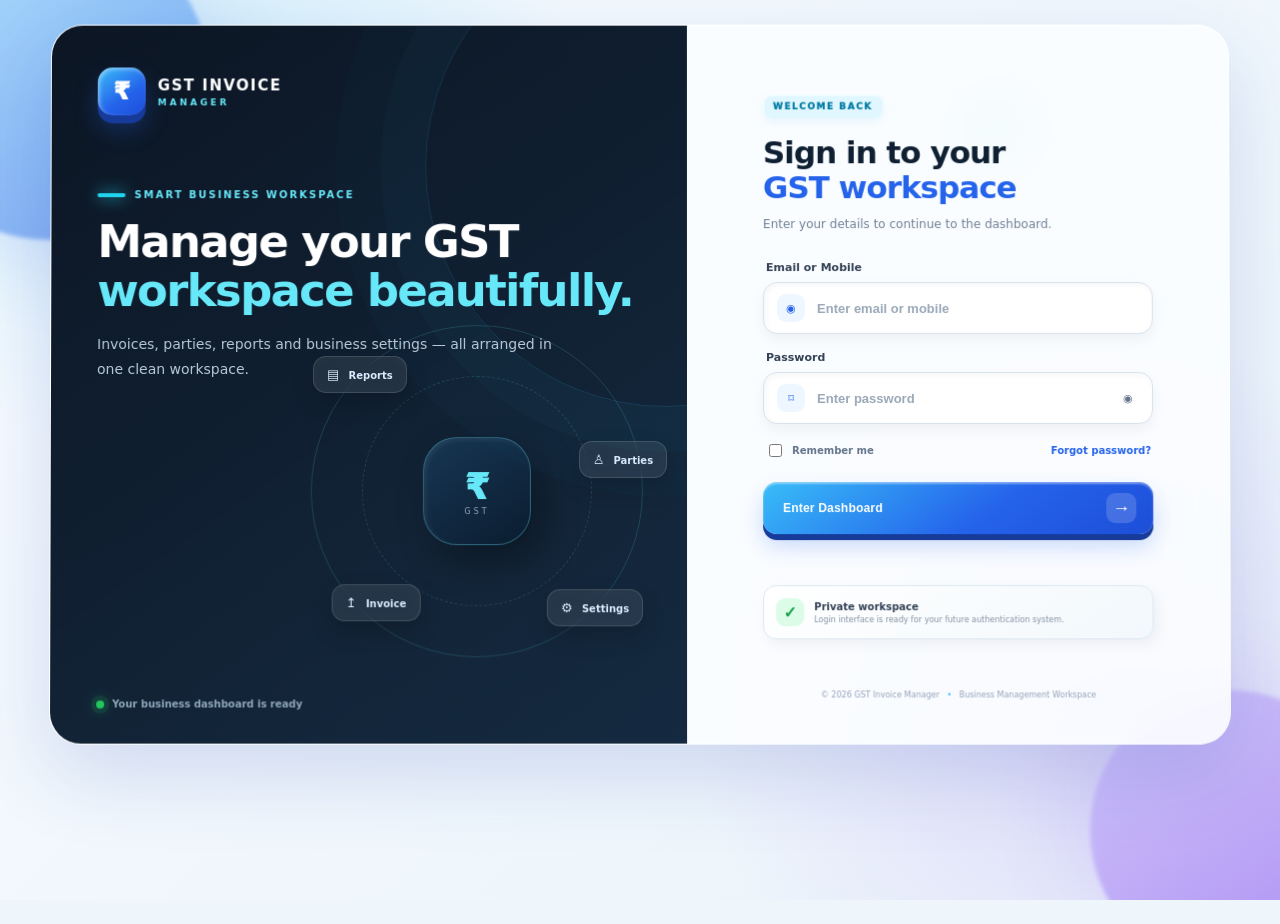
<file: index.html>
<!DOCTYPE html>
<html lang="en">
<head>
<meta charset="UTF-8">
<meta name="viewport" content="width=device-width, initial-scale=1.0">
<meta name="theme-color" content="#07111f">
<title>GST Invoice Manager — Login</title>
<link rel="stylesheet" href="login.css">
</head>
<body>
<div class="login-bg"><span class="orb orb-one"></span><span class="orb orb-two"></span><span class="orb orb-three"></span></div>
<main class="login-shell">
  <section class="login-showcase">
    <div class="showcase-top">
      <div class="brand-mark">₹</div>
      <div><strong>GST INVOICE</strong><small>MANAGER</small></div>
    </div>
    <div class="showcase-copy">
      <div class="eyebrow"><span></span> SMART BUSINESS WORKSPACE</div>
      <h1>Manage your GST<br><b>workspace beautifully.</b></h1>
      <p>Invoices, parties, reports and business settings — all arranged in one clean workspace.</p>
    </div>
    <div class="feature-orbit">
      <div class="orbit-ring ring-one"></div><div class="orbit-ring ring-two"></div>
      <div class="orbit-center"><span>₹</span><small>GST</small></div>
      <div class="orbit-chip chip-one">▤ <b>Reports</b></div>
      <div class="orbit-chip chip-two">♙ <b>Parties</b></div>
      <div class="orbit-chip chip-three">↥ <b>Invoice</b></div>
      <div class="orbit-chip chip-four">⚙ <b>Settings</b></div>
    </div>
    <div class="showcase-foot"><span class="pulse"></span> Your business dashboard is ready</div>
  </section>
  <section class="login-panel">
    <div class="login-card">
      <div class="mobile-brand"><div class="brand-mark">₹</div><div><strong>GST INVOICE</strong><small>MANAGER</small></div></div>
      <div class="login-heading">
        <span class="mini-badge">WELCOME BACK</span>
        <h2>Sign in to your<br><b>GST workspace</b></h2>
        <p>Enter your details to continue to the dashboard.</p>
      </div>
      <form id="loginForm" autocomplete="on">
        <label class="field-label">Email or Mobile</label>
        <div class="input-wrap"><span>◉</span><input id="loginUser" type="text" placeholder="Enter email or mobile" autocomplete="username"></div>
        <label class="field-label">Password</label>
        <div class="input-wrap"><span>⌑</span><input id="loginPassword" type="password" placeholder="Enter password" autocomplete="current-password"><button type="button" id="showPassword" aria-label="Show password">◉</button></div>
        <div class="login-options"><label><input id="rememberMe" type="checkbox"><span>Remember me</span></label><a href="#" id="forgotLink">Forgot password?</a></div>
        <button class="login-button" type="submit"><span>Enter Dashboard</span><b>→</b></button>
        <div id="loginMessage" class="login-message" aria-live="polite"></div>
      </form>
      <div class="secure-note"><span>✓</span><div><strong>Private workspace</strong><small>Login interface is ready for your future authentication system.</small></div></div>
    </div>
    <footer>© 2026 GST Invoice Manager <span>•</span> Business Management Workspace</footer>
  </section>
</main>
<script src="login.js"></script>
</body>
</html>
</file>
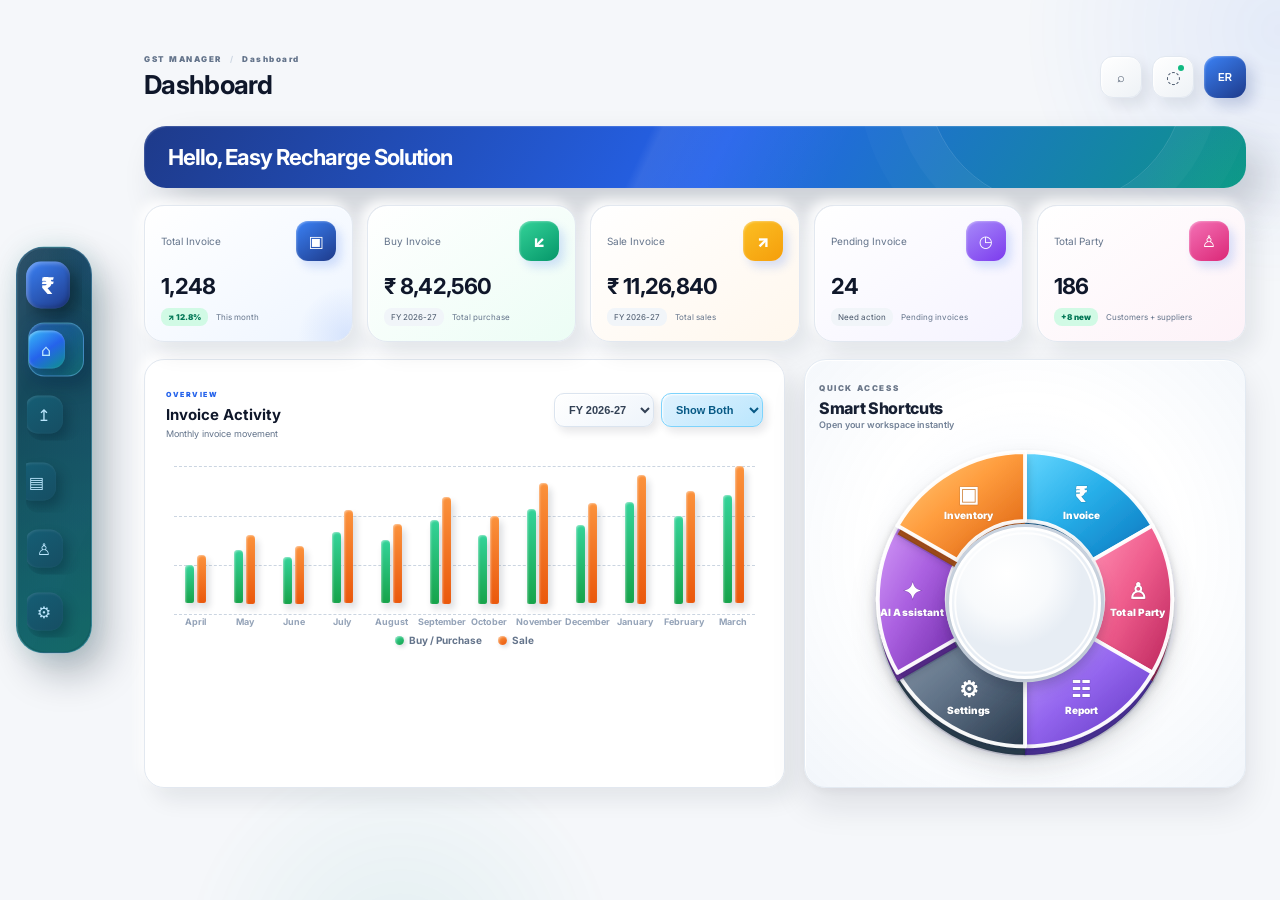
<file: dashboard.html>
<!DOCTYPE html>
<html lang="en">
<head>
  <meta charset="UTF-8">
  <meta name="viewport" content="width=device-width, initial-scale=1.0">
  <meta name="theme-color" content="#1E293B">
  <title>GST Invoice Manager — Dashboard</title>
  <link rel="stylesheet" href="style.css">
  <style>
    .party-live-enhance{display:none}body.party-active .breadcrumb{display:none}body.party-active .heading-block{display:block}body.party-active .main{padding-top:0}.party-live-enhance + *{}#parties .party-page{padding-top:8px}#parties .party-toolbar{margin-bottom:16px}#parties .party-search-box{height:44px;width:360px;border:1px solid #BFE3F7;border-radius:13px;background:linear-gradient(135deg,#fff,#eef8ff);box-shadow:0 7px 18px rgba(14,165,233,.12);transition:.25s}#parties .party-search-box:focus-within{border-color:#22A7E8;box-shadow:0 0 0 4px rgba(34,167,232,.12),0 10px 22px rgba(14,165,233,.14);transform:translateY(-1px)}#parties .party-search-box input{font-size:13px;font-weight:600}#parties .party-table-card{border:1px solid #d7eaf5;border-radius:20px;background:linear-gradient(145deg,#fff,#f5fafe);box-shadow:0 16px 35px rgba(30,64,175,.1);position:relative;overflow:hidden}#parties .party-table-card:before{content:"";display:block;height:4px;background:linear-gradient(90deg,#00abe4,#2563eb,#7c3aed,#00abe4);background-size:220% 100%;animation:partyGradient 5s linear infinite}#parties .party-table th{padding:15px 16px;background:linear-gradient(180deg,#eff9ff,#e7f4fc);color:#176487;font-size:11px;border-bottom:1px solid #cfe5f1}#parties .party-table td{padding:17px 16px;font-size:14px;color:#334155;border-bottom:1px solid #e6eef4;transition:.2s}#parties .party-table td strong{font-size:14px}#parties .party-table tbody tr{animation:partyRowIn .4s ease both}#parties .party-table tbody tr:hover{background:linear-gradient(90deg,#f0faff,#f8fbff,#f5f3ff)}#parties .party-table tbody tr:hover td{transform:translateX(2px)}#parties .party-table td:nth-child(2){color:#2563eb;font-weight:700}#parties .party-table td:nth-child(4){color:#128c7e;font-weight:700}#parties .party-action{min-width:92px;height:38px;padding:0 15px;border:0;border-radius:11px;position:relative;overflow:hidden;display:inline-flex;align-items:center;justify-content:center;gap:7px;font-size:12px;font-weight:900;letter-spacing:.25px;cursor:pointer;transform:translateY(0);transition:transform .16s ease,box-shadow .16s ease,filter .16s ease;isolation:isolate;box-shadow:0 5px 0 #b8cbe0,0 9px 16px rgba(15,23,42,.14),inset 0 2px 1px rgba(255,255,255,.9),inset 0 -2px 3px rgba(15,23,42,.12)}#parties .party-action:before{width:23px;height:23px;border-radius:7px;display:grid;place-items:center;position:relative;z-index:2;font-size:13px;line-height:1;background:rgba(255,255,255,.32);box-shadow:inset 1px 1px 2px rgba(255,255,255,.8),inset -1px -1px 2px rgba(15,23,42,.12);transition:transform .2s ease,box-shadow .2s ease}#parties .party-action:after{content:"";position:absolute;z-index:1;top:-40%;left:-80%;width:55%;height:180%;transform:rotate(24deg);background:linear-gradient(90deg,transparent,rgba(255,255,255,.7),transparent);transition:left .55s ease;pointer-events:none}.party-action.edit{color:#fff;background:linear-gradient(180deg,#4facfe 0%,#2563eb 52%,#1d4ed8 100%);box-shadow:0 5px 0 #163b9a,0 10px 17px rgba(37,99,235,.28),inset 0 2px 1px rgba(255,255,255,.5),inset 0 -3px 4px rgba(20,52,130,.28)}#parties .party-action.edit:before{content:"✎"}.party-action.delete{color:#fff;background:linear-gradient(180deg,#fb7185 0%,#ef4444 52%,#dc2626 100%);box-shadow:0 5px 0 #991b1b,0 10px 17px rgba(220,38,38,.25),inset 0 2px 1px rgba(255,255,255,.5),inset 0 -3px 4px rgba(127,29,29,.28)}#parties .party-action.delete:before{content:"⌫"}#parties .party-action:hover{transform:translateY(-3px);filter:saturate(1.08);box-shadow:0 8px 0 #163b9a,0 15px 24px rgba(37,99,235,.3),inset 0 2px 1px rgba(255,255,255,.55),inset 0 -3px 4px rgba(20,52,130,.25)}#parties .party-action.delete:hover{box-shadow:0 8px 0 #991b1b,0 15px 24px rgba(220,38,38,.28),inset 0 2px 1px rgba(255,255,255,.55),inset 0 -3px 4px rgba(127,29,29,.25)}#parties .party-action:hover:after{left:125%}#parties .party-action:hover:before{transform:translateY(-1px) scale(1.08) rotate(-4deg);box-shadow:inset 1px 1px 2px rgba(255,255,255,.9),0 3px 7px rgba(15,23,42,.15)}#parties .party-action.delete:hover:before{transform:translateY(-1px) scale(1.08) rotate(7deg)}#parties .party-action:active{transform:translateY(3px);box-shadow:0 2px 0 #163b9a,0 5px 9px rgba(37,99,235,.2),inset 0 2px 4px rgba(15,23,42,.22)}#parties .party-action.delete:active{box-shadow:0 2px 0 #991b1b,0 5px 9px rgba(220,38,38,.18),inset 0 2px 4px rgba(15,23,42,.22)}@keyframes partyGradient{from{background-position:0 0}to{background-position:220% 0}}@keyframes partyRowIn{from{opacity:0;transform:translateY(6px)}to{opacity:1;transform:none}}
    #parties .party-table{table-layout:auto;width:100%}#parties .party-table th:nth-child(1),#parties .party-table td:nth-child(1){width:28%;min-width:190px}#parties .party-table th:nth-child(2),#parties .party-table td:nth-child(2){width:16%;white-space:nowrap}#parties .party-table th:nth-child(3),#parties .party-table td:nth-child(3){width:27%;min-width:200px}#parties .party-table th:nth-child(4),#parties .party-table td:nth-child(4){width:17%;white-space:nowrap}#parties .party-table th:nth-child(5),#parties .party-table td:nth-child(5),#parties .party-table th:nth-child(6),#parties .party-table td:nth-child(6){width:6%;white-space:nowrap;text-align:center}#parties .party-table td:nth-child(2),#parties .party-table td:nth-child(4){font-size:13px}#parties .party-table td:nth-child(3){white-space:nowrap;overflow:hidden;text-overflow:ellipsis}
    body.settings-active .breadcrumb{display:none}body.settings-active .heading-block{display:block}body.settings-active .main{padding-top:0}#settings .settings-page{padding-top:8px}#settings .settings-page>p,#settings .settings-page>.settings-intro,#settings .settings-page .settings-description{display:none!important}
    .profile-menu-wrap{position:relative}.profile-trigger{border:0;cursor:pointer}.profile-menu{position:absolute;right:0;top:52px;width:260px;padding:10px;background:#fff;border:1px solid #E2E8F0;border-radius:18px;box-shadow:12px 16px 30px rgba(15,23,42,.16),inset 1px 1px 2px rgba(255,255,255,.95);opacity:0;visibility:hidden;transform:translateY(-7px) scale(.98);transform-origin:top right;transition:.18s;z-index:200}.profile-menu-wrap.open .profile-menu{opacity:1;visibility:visible;transform:translateY(0) scale(1)}.profile-menu-head{display:flex;align-items:center;gap:10px;padding:8px 8px 11px}.profile-avatar-large{width:40px;height:40px;border-radius:12px;display:grid;place-items:center;background:linear-gradient(145deg,#3B82F6,#1E3A8A);color:#fff;font-size:10px;font-weight:900;box-shadow:5px 6px 11px rgba(37,99,235,.2),inset 1px 1px 2px rgba(255,255,255,.3)}.profile-menu-head strong,.profile-menu-head small{display:block}.profile-menu-head strong{font-size:10px;color:#0F172A}.profile-menu-head small{font-size:8px;color:#64748B;margin-top:3px}.profile-divider{height:1px;background:#E2E8F0;margin:2px 0 7px}.profile-menu>button{width:100%;border:0;background:transparent;color:#334155;border-radius:11px;padding:10px 9px;display:flex;align-items:center;gap:10px;text-align:left;font-size:10px;cursor:pointer}.profile-menu>button span{width:26px;height:26px;border-radius:8px;display:grid;place-items:center;background:#F1F5F9;color:#2563EB;font-size:12px}.profile-menu>button:hover{background:#EFF6FF;color:#1E3A8A}.profile-menu>button:last-child:hover{background:#FEF2F2;color:#EF4444}
    .nav-group{position:relative}.submenu{display:none;padding:4px 0 6px 44px}.submenu.open{display:block}.submenu a{display:flex;align-items:center;justify-content:space-between;gap:8px;text-decoration:none;color:#64748B;padding:8px 12px;border-radius:9px;font-size:10px}.submenu a:hover,.submenu a.active{background:#EFF6FF;color:#2563EB}.submenu a small{font-size:7px;opacity:.7}.nav-parent{width:100%;border:0;background:transparent;color:inherit;font:inherit;cursor:pointer;text-align:left;display:flex;align-items:center;gap:10px;padding:12px 14px;border-radius:12px}.nav-parent em{margin-left:auto;font-style:normal;font-size:8px;opacity:.55}.nav-parent b{font-size:11px;opacity:.6}
  </style>
</head>
<body>
  <div class="ambient ambient-one"></div><div class="ambient ambient-two"></div>
  <div class="app-shell">
    <aside class="sidebar">
      <div class="sidebar-top"><div class="brand-3d"><div class="brand-logo">₹</div><div class="brand-copy"><strong>GST INVOICE</strong><span>MANAGER</span></div></div></div>
      <nav class="sidebar-nav">
        <a class="active" href="#dashboard"><span class="nav-icon">⌂</span><span>Dashboard</span><em>01</em></a>
        <a href="#upload"><span class="nav-icon">↥</span><span>Upload Invoice</span><em>02</em></a>
        <div class="nav-group">
          <button class="nav-parent" type="button" onclick="toggleSubmenu('reportSubmenu')"><span class="nav-icon">▤</span><span>Report</span><em>03</em><b>⌄</b></button>
          <div id="reportSubmenu" class="submenu">
            <a href="#pending-invoice"><span>Pending Invoice</span></a>
            <a href="#upload-invoice-report"><span>Upload Invoice</span></a>
            <a href="#ai-report"><span>AI Report</span></a>
          </div>
        </div>
        <a href="#parties"><span class="nav-icon">♙</span><span>Party List</span><em>04</em></a>
        <a href="#settings"><span class="nav-icon">⚙</span><span>Settings</span><em>05</em></a>
      </nav>
    </aside>
    <main class="main">
      <header class="topbar"><div class="heading-block"><div class="breadcrumb"><span>GST MANAGER</span><b>/</b><span id="crumbTitle">Dashboard</span></div><h1 id="pageTitle">Dashboard</h1></div><div class="top-actions"><button class="icon-btn" aria-label="Search">⌕</button><button class="notify-btn" aria-label="Notifications">◌<i></i></button><div class="profile-menu-wrap"><button class="avatar profile-trigger" type="button" aria-label="Profile menu">ER</button><div class="profile-menu"><div class="profile-menu-head"><div class="profile-avatar-large">ER</div><div><strong>Easy Recharge Solution</strong><small>GST Workspace</small></div></div><div class="profile-divider"></div><button type="button" onclick="showSection('settings'); closeProfileMenu()"><span>👤</span> Profile</button><button type="button" onclick="logout()"><span>↪</span> Logout</button></div></div></div></header>
      <div id="dashboard" class="page-section page-module-host" data-page-module="dashboard"></div>
      <div id="upload" class="page-section page-module-host" data-page-module="upload"></div>
      <div id="parties" class="page-section page-module-host" data-page-module="parties"></div>
      <div id="reports" class="page-section page-module-host" data-page-module="reports"></div>
      <div id="settings" class="page-section page-module-host" data-page-module="settings"></div>
    </main>
  </div>
  <div id="reportDeleteModal" aria-hidden="true"><div class="delete-dialog"><div class="delete-icon">⌫</div><h3>Delete Invoice?</h3><p id="deleteInvoiceText">Enter the Security PIN to delete this invoice.</p><label for="deleteInvoicePin">Security PIN</label><input id="deleteInvoicePin" type="password" inputmode="numeric" maxlength="8" placeholder="Enter PIN"><div id="deletePinError" class="delete-error"></div><div class="delete-actions"><button id="deleteCancelBtn" class="delete-cancel" type="button">Cancel</button><button id="deleteConfirmBtn" class="delete-confirm" type="button">Delete Invoice</button></div></div></div>
  <script src="app.js"></script>
  <script>
    function closeProfileMenu(){document.querySelector('.profile-menu-wrap')?.classList.remove('open')}
    document.addEventListener('gstui:modules-ready',()=>{const wrap=document.querySelector('.profile-menu-wrap');const trigger=document.querySelector('.profile-trigger');if(trigger&&wrap){trigger.addEventListener('click',e=>{e.stopPropagation();wrap.classList.toggle('open')});document.addEventListener('click',()=>wrap.classList.remove('open'));wrap.querySelector('.profile-menu')?.addEventListener('click',e=>e.stopPropagation())}})
  </script>
  <script src="pages/module-loader.js?v=20260918-13"></script>
</body>
</html>
</file>
<file: login.css>
*{box-sizing:border-box}html,body{margin:0;min-height:100%;font-family:Inter,ui-sans-serif,system-ui,-apple-system,"Segoe UI",sans-serif;color:#102033}body{min-height:100vh;overflow-x:hidden;background:#eef5fb}.login-bg{position:fixed;inset:0;overflow:hidden;pointer-events:none;background:radial-gradient(circle at 18% 15%,rgba(0,171,228,.16),transparent 28%),radial-gradient(circle at 84% 78%,rgba(124,58,237,.13),transparent 30%),linear-gradient(135deg,#f7fbff,#eaf3fa)}.orb{position:absolute;border-radius:50%;filter:blur(2px);opacity:.55}.orb-one{width:320px;height:320px;left:-110px;top:-80px;background:linear-gradient(145deg,#7dd3fc,#2563eb);box-shadow:30px 30px 80px rgba(37,99,235,.22)}.orb-two{width:280px;height:280px;right:-90px;bottom:-70px;background:linear-gradient(145deg,#c4b5fd,#7c3aed);box-shadow:-30px -20px 80px rgba(124,58,237,.18)}.orb-three{width:90px;height:90px;right:19%;top:9%;background:linear-gradient(145deg,#5eead4,#06b6d4);opacity:.35}.login-shell{position:relative;z-index:1;width:min(1180px,calc(100% - 36px));min-height:720px;margin:24px auto;display:grid;grid-template-columns:1.08fr .92fr;border:1px solid rgba(255,255,255,.8);border-radius:32px;overflow:hidden;background:rgba(255,255,255,.62);backdrop-filter:blur(20px);box-shadow:0 30px 80px rgba(30,64,175,.16),inset 1px 1px 0 rgba(255,255,255,.95)}.login-showcase{position:relative;padding:42px 46px;background:linear-gradient(145deg,rgba(7,17,31,.98),rgba(13,35,58,.97));color:#fff;overflow:hidden}.login-showcase:after{content:"";position:absolute;width:480px;height:480px;border:1px solid rgba(56,189,248,.16);border-radius:50%;right:-220px;top:-100px;box-shadow:0 0 0 45px rgba(56,189,248,.025),0 0 0 90px rgba(56,189,248,.02)}.showcase-top{display:flex;align-items:center;gap:12px;position:relative;z-index:2}.brand-mark{width:48px;height:48px;border-radius:15px;display:grid;place-items:center;font-size:24px;font-weight:950;color:#fff;background:linear-gradient(145deg,#38bdf8,#2563eb 60%,#1d4ed8);box-shadow:0 8px 0 #163b9a,0 14px 25px rgba(37,99,235,.3),inset 2px 2px 4px rgba(255,255,255,.4)}.showcase-top strong,.mobile-brand strong{display:block;font-size:15px;letter-spacing:1.5px}.showcase-top small,.mobile-brand small{display:block;color:#67e8f9;font-size:9px;font-weight:850;letter-spacing:3px;margin-top:3px}.showcase-copy{position:relative;z-index:2;margin-top:74px;max-width:560px}.eyebrow{display:flex;align-items:center;gap:9px;color:#67e8f9;font-size:10px;font-weight:900;letter-spacing:2px}.eyebrow span{width:28px;height:4px;border-radius:5px;background:#22d3ee;box-shadow:0 0 15px #22d3ee}.showcase-copy h1{font-size:45px;line-height:1.08;letter-spacing:-1.7px;margin:18px 0 17px}.showcase-copy h1 b{color:#67e8f9}.showcase-copy p{max-width:470px;color:#b7c9d9;font-size:14px;line-height:1.75;margin:0}.feature-orbit{position:absolute;width:400px;height:400px;right:10px;bottom:52px}.orbit-ring{position:absolute;border:1px solid rgba(103,232,249,.16);border-radius:50%;inset:34px}.ring-two{inset:85px;border-style:dashed;animation:spin 22s linear infinite}.orbit-center{position:absolute;left:50%;top:50%;transform:translate(-50%,-50%);width:108px;height:108px;border-radius:34px;display:grid;place-items:center;align-content:center;background:linear-gradient(145deg,#173653,#0b1d30);border:1px solid rgba(103,232,249,.3);box-shadow:12px 16px 35px rgba(0,0,0,.35),inset 2px 2px 5px rgba(255,255,255,.08)}.orbit-center span{font-size:35px;font-weight:950;color:#67e8f9}.orbit-center small{font-size:8px;letter-spacing:3px;color:#94a3b8}.orbit-chip{position:absolute;padding:10px 13px;border-radius:13px;background:rgba(255,255,255,.09);border:1px solid rgba(255,255,255,.13);backdrop-filter:blur(10px);box-shadow:0 10px 22px rgba(0,0,0,.18);font-size:13px;color:#dbeafe}.orbit-chip b{font-size:10px;margin-left:5px}.chip-one{left:36px;top:65px}.chip-two{right:10px;top:150px}.chip-three{left:55px;bottom:70px}.chip-four{right:34px;bottom:65px}.showcase-foot{position:absolute;left:46px;bottom:34px;z-index:2;display:flex;align-items:center;gap:8px;color:#8fa6ba;font-size:10px;font-weight:700}.pulse{width:8px;height:8px;border-radius:50%;background:#22c55e;box-shadow:0 0 0 5px rgba(34,197,94,.1),0 0 14px rgba(34,197,94,.7);animation:pulse 1.8s infinite}.login-panel{display:flex;flex-direction:column;justify-content:center;padding:44px;background:rgba(250,253,255,.78)}.login-card{width:min(390px,100%);margin:auto}.mobile-brand{display:none}.mini-badge{display:inline-flex;padding:7px 10px;border-radius:8px;background:#e0f7ff;color:#087ea6;font-size:9px;font-weight:950;letter-spacing:1.5px;box-shadow:inset 1px 1px 2px rgba(255,255,255,.95),0 4px 10px rgba(14,165,233,.08)}.login-heading h2{font-size:31px;line-height:1.12;letter-spacing:-1px;margin:17px 0 10px}.login-heading h2 b{color:#2563eb}.login-heading p{margin:0 0 27px;color:#718096;font-size:12px;line-height:1.6}.field-label{display:block;margin:0 0 8px 3px;font-size:11px;font-weight:850;color:#334155}.input-wrap{height:52px;display:flex;align-items:center;gap:10px;padding:0 13px;margin-bottom:17px;border:1px solid #d8e3ed;border-radius:14px;background:#fff;box-shadow:inset 2px 2px 6px rgba(15,23,42,.04),0 6px 14px rgba(15,23,42,.05);transition:.2s}.input-wrap:focus-within{border-color:#38bdf8;box-shadow:0 0 0 4px rgba(56,189,248,.12),0 8px 18px rgba(37,99,235,.08)}.input-wrap>span{width:28px;height:28px;border-radius:9px;display:grid;place-items:center;background:#eef7ff;color:#2563eb;font-size:11px}.input-wrap input{border:0;outline:0;min-width:0;flex:1;background:transparent;font-size:13px;font-weight:650;color:#172033}.input-wrap input::placeholder{color:#9aa8b8}.input-wrap button{border:0;background:transparent;color:#64748b;cursor:pointer;font-size:11px}.login-options{display:flex;align-items:center;justify-content:space-between;margin:2px 2px 22px;font-size:10px}.login-options label{display:flex;align-items:center;gap:7px;color:#64748b;font-weight:650}.login-options input{accent-color:#2563eb}.login-options a{color:#2563eb;text-decoration:none;font-weight:850}.login-button{width:100%;height:52px;border:0;border-radius:14px;display:flex;align-items:center;justify-content:space-between;padding:0 17px 0 20px;color:#fff;font-size:12px;font-weight:900;letter-spacing:.2px;cursor:pointer;background:linear-gradient(145deg,#38bdf8,#2563eb 58%,#1d4ed8);box-shadow:0 6px 0 #163b9a,0 12px 22px rgba(37,99,235,.24),inset 0 2px 2px rgba(255,255,255,.4);transition:.18s}.login-button b{width:30px;height:30px;border-radius:9px;display:grid;place-items:center;background:rgba(255,255,255,.16);font-size:18px}.login-button:hover{transform:translateY(-2px);box-shadow:0 8px 0 #163b9a,0 16px 26px rgba(37,99,235,.27),inset 0 2px 2px rgba(255,255,255,.45)}.login-button:active{transform:translateY(3px);box-shadow:0 3px 0 #163b9a,0 7px 12px rgba(37,99,235,.2)}.login-message{min-height:18px;margin-top:11px;text-align:center;font-size:10px;font-weight:750;color:#ef4444}.secure-note{display:flex;align-items:center;gap:10px;margin-top:22px;padding:12px;border:1px solid #dce8f1;border-radius:13px;background:linear-gradient(145deg,#fff,#f2f8fc);box-shadow:4px 6px 14px rgba(15,23,42,.05)}.secure-note>span{width:28px;height:28px;border-radius:9px;display:grid;place-items:center;background:#dcfce7;color:#16a34a;font-weight:950}.secure-note strong,.secure-note small{display:block}.secure-note strong{font-size:10px;color:#334155}.secure-note small{font-size:8px;color:#8492a3;margin-top:3px}.login-panel footer{text-align:center;color:#94a3b8;font-size:8px;margin-top:auto}.login-panel footer span{margin:0 5px;color:#38bdf8}@keyframes spin{to{transform:rotate(360deg)}}@keyframes pulse{50%{transform:scale(1.35);opacity:.65}}@media(max-width:900px){.login-shell{grid-template-columns:1fr;min-height:auto;margin:15px auto}.login-showcase{display:none}.login-panel{min-height:calc(100vh - 30px);padding:32px 24px}.mobile-brand{display:flex;align-items:center;gap:10px;margin-bottom:45px}.mobile-brand .brand-mark{width:42px;height:42px;font-size:21px}.login-card{margin:auto}.login-panel footer{margin-top:30px}}@media(max-width:480px){.login-shell{width:calc(100% - 20px);border-radius:24px}.login-panel{padding:26px 18px}.login-heading h2{font-size:27px}.login-options{font-size:9px}}
/* Premium 3D motion layer */
.login-shell{transform:perspective(1400px) rotateX(.4deg);transform-style:preserve-3d;animation:loginEntrance .9s cubic-bezier(.2,.8,.2,1) both}
.login-showcase{transform-style:preserve-3d}
.login-showcase:before{content:"";position:absolute;inset:-30%;background:linear-gradient(115deg,transparent 38%,rgba(255,255,255,.08) 48%,transparent 58%);transform:translateX(-65%) rotate(8deg);animation:showcaseSweep 6s ease-in-out infinite;pointer-events:none;z-index:1}
.login-panel{transform-style:preserve-3d}
.login-card{transform:translateZ(22px);animation:cardFloat 5s ease-in-out infinite}
.brand-mark{transform:translateZ(14px);animation:logoFloat 3.2s ease-in-out infinite}
.input-wrap{transform:translateZ(5px);transition:transform .2s ease,box-shadow .2s ease,border-color .2s ease}
.input-wrap:hover{transform:translateY(-2px) translateZ(9px);box-shadow:8px 11px 20px rgba(15,23,42,.09),inset 2px 2px 5px rgba(15,23,42,.04)}
.login-button{position:relative;overflow:hidden;transform-style:preserve-3d}
.login-button:before{content:"";position:absolute;top:-80%;left:-35%;width:25%;height:260%;background:linear-gradient(90deg,transparent,rgba(255,255,255,.6),transparent);transform:rotate(22deg);animation:buttonShine 3.2s ease-in-out infinite}
.login-button b{transition:transform .25s ease}
.login-button:hover b{transform:translateX(4px) rotate(-8deg)}
.login-button:hover{transform:translateY(-4px) scale(1.012)}
.orbit-center{animation:centerFloat 4s ease-in-out infinite}
.orbit-chip{transform-style:preserve-3d;animation:chipFloat 4s ease-in-out infinite}
.chip-one{animation-delay:-.4s}.chip-two{animation-delay:-1.2s}.chip-three{animation-delay:-2s}.chip-four{animation-delay:-2.8s}
.ring-one{animation:ringPulse 4s ease-in-out infinite}.ring-two{animation:spin 22s linear infinite,ringGlow 3s ease-in-out infinite}
.secure-note{transition:transform .2s ease,box-shadow .2s ease}
.secure-note:hover{transform:translateY(-3px) translateZ(6px);box-shadow:8px 12px 22px rgba(15,23,42,.08)}
@keyframes loginEntrance{from{opacity:0;transform:perspective(1400px) rotateX(7deg) rotateY(-2deg) translateY(22px) scale(.97)}to{opacity:1;transform:perspective(1400px) rotateX(.4deg) rotateY(0) translateY(0) scale(1)}}
@keyframes cardFloat{0%,100%{transform:translateZ(22px) translateY(0)}50%{transform:translateZ(22px) translateY(-5px)}}
@keyframes logoFloat{0%,100%{transform:translateZ(14px) rotateY(-4deg)}50%{transform:translateZ(14px) rotateY(5deg) translateY(-3px)}}
@keyframes showcaseSweep{0%,55%{transform:translateX(-75%) rotate(8deg)}75%,100%{transform:translateX(75%) rotate(8deg)}}
@keyframes buttonShine{0%,45%{left:-40%}75%,100%{left:130%}}
@keyframes centerFloat{0%,100%{transform:translate(-50%,-50%) translateY(0) rotateX(0)}50%{transform:translate(-50%,-50%) translateY(-8px) rotateX(6deg)}}
@keyframes chipFloat{0%,100%{transform:translateY(0) translateZ(0) rotateX(0)}50%{transform:translateY(-7px) translateZ(12px) rotateX(4deg)}}
@keyframes ringPulse{0%,100%{transform:scale(1);opacity:.7}50%{transform:scale(1.035);opacity:1}}
@keyframes ringGlow{0%,100%{opacity:.45}50%{opacity:1}}
@media(max-width:900px){.login-card{animation:cardFloat 5s ease-in-out infinite}.login-shell{transform:none}}
@media(prefers-reduced-motion:reduce){*,*::before,*::after{animation-duration:.01ms!important;animation-iteration-count:1!important;transition-duration:.01ms!important}}
</file>
<file: style.css>
@import url('https://fonts.googleapis.com/css2?family=Inter:wght@400;500;600;700;800;900&display=swap');
:root{--primary:#2563EB;--primary-light:#EFF6FF;--teal:#0D9488;--success:#16A34A;--warning:#F59E0B;--danger:#EF4444;--ai:#7C3AED;--page-bg:#F5F7FA;--text:#0F172A;--muted:#64748B}
*{box-sizing:border-box}html{scroll-behavior:smooth}body{margin:0;font-family:Inter,ui-sans-serif,system-ui,-apple-system,"Segoe UI",Arial,sans-serif;background:var(--page-bg);color:#0F172A;overflow-x:hidden}.ambient{position:fixed;border-radius:50%;filter:blur(2px);pointer-events:none;z-index:-1}.ambient-one{width:520px;height:520px;right:-260px;top:-230px;background:radial-gradient(circle,rgba(37,99,235,.08),transparent 70%)}.ambient-two{width:440px;height:440px;left:180px;bottom:-280px;background:radial-gradient(circle,rgba(13,148,136,.07),transparent 70%)}.app-shell{min-height:100vh}.sidebar{position:fixed;inset:18px auto 18px 18px;width:250px;padding:22px 14px 14px;background:linear-gradient(145deg,#1E293B,#172033);color:#fff;border:1px solid #1E293B;border-radius:28px;display:flex;flex-direction:column;z-index:50;box-shadow:20px 25px 45px rgba(15,23,42,.22),inset 1px 1px 1px rgba(255,255,255,.08);overflow:hidden}.sidebar:before{content:"";position:absolute;width:230px;height:230px;right:-150px;top:-120px;border-radius:50%;background:radial-gradient(circle,rgba(59,130,246,.18),transparent 70%)}.sidebar-top{position:relative;z-index:1}.brand-3d{display:flex;align-items:center;gap:12px;padding:2px 9px 19px}.brand-logo{width:47px;height:47px;border-radius:15px;background:linear-gradient(145deg,#3B82F6,#1E3A8A);color:#fff;display:grid;place-items:center;font-size:23px;font-weight:950;box-shadow:7px 8px 15px rgba(0,0,0,.32),inset 2px 2px 4px rgba(255,255,255,.3),inset -2px -2px 4px rgba(0,0,0,.2)}.brand-copy strong,.brand-copy span{display:block}.brand-copy strong{font-size:14px;letter-spacing:1.5px}.brand-copy span{font-size:9px;color:#CBD5E1;letter-spacing:2px;margin-top:4px}.live-dot{width:7px;height:7px;border-radius:50%;background:#34D399;box-shadow:0 0 0 4px rgba(52,211,153,.09),0 0 9px rgba(52,211,153,.45);display:inline-block}.sidebar-nav{display:flex;flex-direction:column;gap:4px;position:relative;z-index:2}.sidebar-nav>a,.nav-parent{position:relative;display:flex;align-items:center;gap:11px;color:#CBD5E1;text-decoration:none;padding:11px;border-radius:14px;margin:1px 0;font-size:11px;border:1px solid transparent;background:transparent;transition:.22s}.sidebar-nav>a em,.nav-parent em{margin-left:auto;font-size:8px;color:#64748B;font-style:normal}.nav-icon{width:31px;height:31px;border-radius:10px;display:grid;place-items:center;font-size:14px;background:linear-gradient(145deg,#334155,#1E293B);color:#BFDBFE;box-shadow:4px 5px 9px rgba(0,0,0,.28),inset 1px 1px 2px rgba(255,255,255,.08)}.sidebar-nav>a:hover,.sidebar-nav>a.active,.nav-parent:hover,.nav-parent.active{color:#fff;background:linear-gradient(145deg,#334155,#1E293B);border-color:rgba(59,130,246,.35);transform:translate3d(4px,-2px,0);box-shadow:8px 10px 18px rgba(0,0,0,.28),inset 1px 1px 2px rgba(255,255,255,.08)}.sidebar-nav>a.active .nav-icon,.nav-parent.active .nav-icon{background:linear-gradient(145deg,#3B82F6,#1E3A8A);color:#fff;box-shadow:5px 6px 12px rgba(0,0,0,.3),inset 1px 1px 3px rgba(255,255,255,.3)}.nav-parent{width:100%;text-align:left;cursor:pointer}.nav-parent b{margin-left:5px;color:#94A3B8;transition:.2s}.nav-group:has(.submenu.open) .nav-parent b{transform:rotate(180deg)}.submenu{display:none;margin:2px 6px 7px 18px;padding:6px 6px 6px 13px;border-left:2px solid rgba(59,130,246,.45);border-radius:0 12px 12px 0;background:linear-gradient(90deg,rgba(15,23,42,.32),rgba(30,41,59,.12));box-shadow:inset 1px 0 0 rgba(255,255,255,.04)}.submenu.open{display:block}.submenu a{display:flex;justify-content:space-between;align-items:center;color:#CBD5E1;text-decoration:none;font-size:11px;font-weight:600;padding:9px 10px;border-radius:10px;margin:2px 0;transition:.18s}.submenu a:before{content:"";width:5px;height:5px;border-radius:50%;background:#64748B;margin-right:8px;flex:0 0 5px;box-shadow:0 0 0 3px rgba(100,116,139,.1)}.submenu a span{flex:1}.submenu a small{font-size:8px;color:#64748B}.submenu a:hover,.submenu a.active{color:#fff;background:linear-gradient(90deg,rgba(37,99,235,.24),rgba(13,148,136,.12));box-shadow:inset 2px 0 0 #3B82F6,4px 5px 12px rgba(0,0,0,.16);transform:translateX(2px)}.submenu a:hover:before,.submenu a.active:before{background:#60A5FA;box-shadow:0 0 0 3px rgba(96,165,250,.13),0 0 8px rgba(96,165,250,.4)}.sidebar-bottom{margin-top:auto;position:relative;z-index:2}.mini-company{display:flex;align-items:center;gap:9px;padding:10px;border-radius:15px;background:linear-gradient(145deg,rgba(255,255,255,.08),rgba(255,255,255,.02));border:1px solid rgba(255,255,255,.08);box-shadow:5px 7px 15px rgba(0,0,0,.2),inset 1px 1px 2px rgba(255,255,255,.06)}.company-orb{width:32px;height:32px;border-radius:10px;display:grid;place-items:center;background:linear-gradient(145deg,#3B82F6,#1E3A8A);color:#fff;font-size:9px;font-weight:900;box-shadow:4px 5px 8px rgba(0,0,0,.25),inset 1px 1px 2px rgba(255,255,255,.25)}.mini-company strong,.mini-company small{display:block}.mini-company strong{font-size:9px}.mini-company small{font-size:7px;color:#94A3B8;margin-top:2px}.mini-company>span{margin-left:auto;color:#64748B;letter-spacing:1px}.logout-btn{width:100%;margin-top:9px;border:0;background:transparent;color:#94A3B8;border-radius:12px;padding:8px 9px;display:flex;align-items:center;gap:8px;cursor:pointer;font-size:10px;text-align:left}.logout-btn span{font-size:15px}.logout-btn b{font-size:9px;color:#CBD5E1}.logout-btn small{margin-left:auto;font-size:7px;color:#64748B}.logout-btn:hover{background:rgba(59,130,246,.1);color:#fff}.main{margin-left:286px;padding:0 34px 50px;position:relative}.topbar{height:98px;display:flex;align-items:center;justify-content:space-between}.breadcrumb{font-size:8px;letter-spacing:1.5px;font-weight:900;color:#64748B;display:flex;gap:8px;align-items:center}.breadcrumb b{color:#CBD5E1}.heading-block h1{font-size:26px;margin:5px 0 0;letter-spacing:-.7px;color:#0F172A}.top-actions{display:flex;align-items:center;gap:10px}.icon-btn,.notify-btn{width:42px;height:42px;border:1px solid #E2E8F0;border-radius:13px;background:linear-gradient(145deg,#fff,#EEF2F6);color:#475569;box-shadow:7px 8px 14px rgba(15,23,42,.08),inset 1px 1px 2px #fff;cursor:pointer;position:relative}.notify-btn{font-size:17px}.notify-btn i{position:absolute;width:6px;height:6px;border-radius:50%;right:9px;top:8px;background:#10B981}.avatar{width:42px;height:42px;border-radius:13px;display:grid;place-items:center;background:linear-gradient(145deg,#3B82F6,#1E3A8A);color:#fff;font-size:10px;font-weight:900;box-shadow:7px 8px 14px rgba(30,58,138,.2),inset 1px 1px 2px rgba(255,255,255,.25)}.hero-3d{min-height:245px;position:relative;overflow:hidden;border-radius:30px;padding:32px 34px;display:flex;align-items:center;justify-content:space-between;color:#fff;background:linear-gradient(120deg,#1E3A8A,#2563EB 52%,#0D9488);box-shadow:18px 22px 38px rgba(30,41,59,.2),inset 1px 1px 1px rgba(255,255,255,.16)}.hero-3d:before{content:"";position:absolute;inset:0;background:linear-gradient(115deg,transparent 0 45%,rgba(255,255,255,.08) 46%,transparent 63%);pointer-events:none}.hero-content{position:relative;z-index:3}.hero-kicker{font-size:8px;font-weight:900;letter-spacing:1.6px;color:#BFDBFE;display:flex;align-items:center;gap:8px}.hero-content h2{font-size:29px;letter-spacing:-1px;margin:14px 0 7px}.hero-content p{font-size:12px;color:#DBEAFE;max-width:500px;margin:0;line-height:1.7}.hero-meta{display:flex;gap:18px;margin-top:19px;font-size:8px;color:#D1FAE5}.hero-meta span:first-child{color:#6EE7B7}.hero-action{position:relative;z-index:3;display:flex;flex-direction:column;align-items:center;gap:12px;margin-right:28px}.hero-orb{width:100px;height:100px;border-radius:31px;display:grid;place-items:center;font-size:43px;font-weight:900;color:#fff;background:linear-gradient(145deg,#60A5FA,#1E3A8A);box-shadow:14px 17px 28px rgba(0,0,0,.3),inset 2px 2px 4px rgba(255,255,255,.35),inset -4px -4px 8px rgba(15,23,42,.22);transform:rotate(-8deg)}.hero-shape{position:absolute;border-radius:50%;pointer-events:none}.shape-a{width:330px;height:330px;right:100px;top:-220px;border:1px solid rgba(255,255,255,.14);box-shadow:0 0 0 34px rgba(255,255,255,.03),0 0 0 68px rgba(255,255,255,.02)}.shape-b{width:230px;height:230px;right:-95px;bottom:-135px;background:radial-gradient(circle,rgba(16,185,129,.22),transparent 68%)}.primary{border:1px solid rgba(37,99,235,.25);background:linear-gradient(145deg,#3B82F6,#1E3A8A);color:#fff;padding:11px 17px;border-radius:12px;font-size:10px;font-weight:850;cursor:pointer;transition:.2s;box-shadow:7px 8px 15px rgba(30,58,138,.22),inset 1px 1px 2px rgba(255,255,255,.25)}.primary:hover{transform:translateY(-3px);box-shadow:10px 13px 21px rgba(30,58,138,.25)}.primary.light{background:linear-gradient(145deg,#fff,#DBEAFE);color:#1E3A8A;box-shadow:8px 9px 16px rgba(15,23,42,.18),inset 1px 1px 2px #fff}.stats{display:grid;grid-template-columns:repeat(4,1fr);gap:17px;margin:21px 0}.stat-card,.panel,.upload-card,.party-card,.settings-grid>div,.report-cards>div{background:rgba(255,255,255,.96);border:1px solid #E2E8F0;border-radius:20px;box-shadow:10px 12px 22px rgba(15,23,42,.08),-5px -5px 12px rgba(255,255,255,.9),inset 1px 1px 2px rgba(255,255,255,.95)}.stat-card{padding:18px;min-height:142px;position:relative;overflow:hidden;transition:.24s}.stat-card:hover{transform:translateY(-5px);box-shadow:13px 17px 28px rgba(15,23,42,.12),-5px -5px 12px rgba(255,255,255,.95)}.stat-top{display:flex;justify-content:space-between;align-items:center}.stat-top>span{font-size:10px;color:#64748B}.stat-icon{width:40px;height:40px;border-radius:12px;display:grid;place-items:center;background:linear-gradient(145deg,#3B82F6,#1E3A8A);color:#fff;box-shadow:5px 6px 10px rgba(37,99,235,.18),inset 1px 1px 2px rgba(255,255,255,.3);font-weight:900}.stat-icon.green{background:linear-gradient(145deg,#34D399,#059669);color:#fff}.stat-icon.orange{background:linear-gradient(145deg,#FBBF24,#F59E0B);color:#fff}.stat-icon.purple{background:linear-gradient(145deg,#8B5CF6,#6D28D9);color:#fff}.stat-card strong{display:block;font-size:22px;letter-spacing:-.7px;color:#0F172A;margin-top:12px}.stat-bottom{display:flex;align-items:center;gap:8px;margin-top:9px}.stat-bottom small{font-size:8px;color:#64748B}.trend{font-size:8px;font-weight:900;color:#047857;background:#D1FAE5;padding:4px 7px;border-radius:8px}.neutral{font-size:8px;color:#475569;background:#F1F5F9;padding:4px 7px;border-radius:8px}.card-glow{position:absolute;width:100px;height:100px;border-radius:50%;right:-45px;bottom:-45px;background:radial-gradient(circle,rgba(37,99,235,.12),transparent 70%)}.grid-2{display:grid;grid-template-columns:1.45fr 1fr;gap:19px}.panel{padding:21px}.panel-head{display:flex;align-items:center;justify-content:space-between}.panel-kicker{font-size:7px;font-weight:900;letter-spacing:1.5px;color:#2563EB}.panel h3{margin:4px 0 0;font-size:15px;color:#0F172A}.panel p{margin:4px 0 0;color:#64748B;font-size:9px}.panel select,.filters select,.filter-field{border:1px solid #DCE3EC;border-radius:11px;padding:9px 11px;background:linear-gradient(145deg,#fff,#F1F5F9);color:#475569;box-shadow:inset 2px 2px 4px rgba(15,23,42,.04),3px 3px 6px rgba(255,255,255,.9);outline:none;font-size:9px}.chart-area{height:185px;position:relative;margin-top:7px}.chart-grid{position:absolute;inset:20px 8px 0;display:flex;flex-direction:column;justify-content:space-between}.chart-grid span{border-top:1px dashed #CBD5E1}.chart{height:100%;display:flex;align-items:end;gap:10px;padding:27px 8px 0;position:relative}.chart i{display:block;flex:1;border-radius:8px 8px 3px 3px;background:linear-gradient(180deg,#10B981,#0D9488);min-height:15px}.chart-labels{display:flex;justify-content:space-between;padding:6px 8px 0;color:#94A3B8;font-size:7px}.donut-wrap{display:grid;grid-template-columns:170px 1fr;align-items:center;gap:18px;min-height:230px}.donut{width:165px;height:165px;border-radius:50%;background:conic-gradient(#1E3A8A 0 34%,#3B82F6 34% 59%,#F59E0B 59% 76%,#10B981 76% 90%,#6D28D9 90% 100%);display:grid;place-items:center;box-shadow:10px 12px 20px rgba(15,23,42,.12),inset 3px 3px 8px rgba(255,255,255,.18)}.donut:after{content:"";width:92px;height:92px;border-radius:50%;background:#fff;box-shadow:inset 3px 3px 8px rgba(15,23,42,.06)}.legend{display:flex;flex-direction:column;gap:11px}.legend-item{display:flex;align-items:center;gap:8px;font-size:9px;color:#475569}.legend-dot{width:8px;height:8px;border-radius:3px}.legend-item b{margin-left:auto;color:#0F172A}.page-section.hidden{display:none}.report-subpage{display:none}.report-subpage.active{display:block}.settings-panel.active{display:block}@media(max-width:1050px){.sidebar{width:220px}.main{margin-left:250px;padding-left:24px;padding-right:24px}.stats{grid-template-columns:repeat(2,1fr)}.grid-2{grid-template-columns:1fr}}@media(max-width:760px){.sidebar{position:relative;inset:auto;width:auto;margin:12px;border-radius:22px}.main{margin-left:0;padding:0 14px 30px}.topbar{height:82px}.hero-3d{min-height:190px;padding:24px}.hero-action{display:none}.stats{grid-template-columns:1fr}.donut-wrap{grid-template-columns:1fr}.donut{margin:auto}.submenu{margin-left:18px}.submenu a{font-size:11px}}.hero-3d{min-height:0;height:auto;padding:18px 24px;border-radius:22px;align-items:center}.hero-kicker,.hero-content p,.hero-meta,.hero-action{display:none}.hero-content h2{font-size:22px;line-height:1.2;margin:0}.hero-3d .shape-a{width:260px;height:260px;right:60px;top:-180px}.hero-3d .shape-b{width:180px;height:180px;right:-70px;bottom:-110px}.stats{margin-top:14px}.sidebar{background:linear-gradient(145deg,#102A43 0%,#123B5D 46%,#0F766E 100%) !important;border-color:rgba(96,165,250,.34) !important;box-shadow:20px 25px 45px rgba(15,23,42,.28),inset 1px 1px 1px rgba(255,255,255,.12),0 0 30px rgba(13,148,136,.08) !important}.sidebar:before{background:radial-gradient(circle,rgba(96,165,250,.24),rgba(13,148,136,.08) 42%,transparent 72%) !important}.sidebar-nav>a,.nav-parent{color:#D8F3F8 !important}.sidebar-nav>a:hover,.sidebar-nav>a.active,.nav-parent:hover,.nav-parent.active{background:linear-gradient(135deg,rgba(37,99,235,.52),rgba(13,148,136,.38)) !important;border-color:rgba(125,211,252,.4) !important;box-shadow:8px 10px 18px rgba(2,25,42,.28),inset 1px 1px 2px rgba(255,255,255,.14),0 0 18px rgba(37,99,235,.1) !important}.nav-icon{background:linear-gradient(145deg,#155E75,#164E63) !important;color:#BAE6FD !important;box-shadow:4px 5px 9px rgba(2,25,42,.3),inset 1px 1px 2px rgba(255,255,255,.12) !important}.sidebar-nav>a.active .nav-icon,.nav-parent.active .nav-icon{background:linear-gradient(145deg,#38BDF8,#2563EB 52%,#0D9488) !important;box-shadow:5px 6px 12px rgba(2,25,42,.34),inset 1px 1px 3px rgba(255,255,255,.34),0 0 14px rgba(56,189,248,.16) !important}.submenu{display:none !important;margin:5px 3px 9px 9px !important;padding:8px !important;border:1px solid rgba(96,165,250,.3) !important;border-left:3px solid #38BDF8 !important;border-radius:15px !important;background:linear-gradient(145deg,rgba(248,252,255,.98),rgba(225,245,250,.96)) !important;box-shadow:8px 10px 20px rgba(2,25,42,.2),inset 1px 1px 2px rgba(255,255,255,.95),0 0 18px rgba(56,189,248,.08) !important;position:relative !important;overflow:hidden !important}.submenu:before{content:"";position:absolute;width:90px;height:90px;right:-42px;top:-45px;border-radius:50%;background:radial-gradient(circle,rgba(37,99,235,.16),transparent 70%);pointer-events:none}.submenu.open{display:block !important;animation:submenuReveal .28s ease both}.submenu a{position:relative !important;z-index:1 !important;color:#164E63 !important;font-size:11px !important;font-weight:800 !important;padding:10px 11px !important;min-height:36px !important;border-radius:11px !important;margin:3px 0 !important;background:rgba(255,255,255,.55) !important;border:1px solid rgba(148,163,184,.12) !important;box-shadow:3px 4px 8px rgba(15,23,42,.06),inset 1px 1px 2px rgba(255,255,255,.95) !important;transition:.2s ease !important}.submenu a:before{content:"" !important;width:7px !important;height:7px !important;border-radius:50% !important;background:linear-gradient(145deg,#38BDF8,#0D9488) !important;margin-right:9px !important;flex:0 0 7px !important;box-shadow:0 0 0 3px rgba(56,189,248,.1),0 0 8px rgba(13,148,136,.2) !important}.submenu a span{font-size:11px !important;font-weight:800 !important}.submenu a:hover,.submenu a.active{color:#0F3A56 !important;background:linear-gradient(100deg,#DBEAFE,#CCFBF1,#FEF3C7) !important;border-color:rgba(56,189,248,.36) !important;box-shadow:5px 7px 13px rgba(37,99,235,.12),inset 3px 0 0 #2563EB,0 0 12px rgba(13,148,136,.08) !important;transform:translateX(3px) !important}.submenu a:hover:before,.submenu a.active:before{background:linear-gradient(145deg,#2563EB,#0D9488) !important;box-shadow:0 0 0 4px rgba(37,99,235,.12),0 0 10px rgba(13,148,136,.35) !important}.nav-parent b{color:#BAE6FD !important}@keyframes submenuReveal{from{opacity:0;transform:translateY(-6px) scale(.98)}to{opacity:1;transform:translateY(0) scale(1)}} /* FLOATING DOCK / LIQUID CURVED DOCK — navigation style only */
.sidebar{width:76px!important;inset:50% auto auto 16px!important;transform:translateY(-50%)!important;height:auto!important;max-height:calc(100vh - 34px)!important;padding:12px 9px!important;border-radius:28px!important;background:linear-gradient(180deg,rgba(15,54,83,.97),rgba(10,91,94,.97))!important;border:1px solid rgba(125,211,252,.32)!important;box-shadow:14px 20px 38px rgba(2,25,42,.28),inset 1px 1px 1px rgba(255,255,255,.16),0 0 28px rgba(13,148,136,.13)!important;transition:width .16s cubic-bezier(.2,.8,.2,1),border-radius .16s ease,box-shadow .16s ease!important}.sidebar:hover{width:250px!important;border-radius:30px!important;box-shadow:18px 24px 44px rgba(2,25,42,.34),inset 1px 1px 1px rgba(255,255,255,.18),0 0 34px rgba(37,99,235,.16)!important}.sidebar:after{content:"";position:absolute;inset:1px;border-radius:inherit;pointer-events:none;background:linear-gradient(115deg,rgba(255,255,255,.1),transparent 28%,rgba(56,189,248,.06) 72%,rgba(52,211,153,.08));z-index:0}.sidebar-top,.sidebar-nav,.sidebar-bottom{position:relative;z-index:2}.brand-3d{justify-content:center;gap:12px;padding:2px 0 14px;min-height:49px;overflow:hidden;white-space:nowrap}.brand-copy,.sidebar-bottom{opacity:0;visibility:hidden;max-width:0;overflow:hidden;transition:opacity .12s ease,visibility .12s ease,max-width .16s ease}.sidebar:hover .brand-3d{justify-content:flex-start;padding-left:3px}.sidebar:hover .brand-copy,.sidebar:hover .sidebar-bottom{opacity:1;visibility:visible;max-width:220px}.sidebar-nav{gap:5px}.sidebar-nav>a,.nav-parent{justify-content:center;gap:10px;padding:7px;border-radius:16px;margin:2px 0;min-height:48px;white-space:nowrap;overflow:hidden}.sidebar:hover .sidebar-nav>a,.sidebar:hover .nav-parent{justify-content:flex-start;padding:8px 10px}.nav-icon{width:38px;height:38px;min-width:38px;border-radius:13px;font-size:16px;box-shadow:5px 7px 12px rgba(2,25,42,.3),inset 1px 1px 3px rgba(255,255,255,.12)!important}.sidebar-nav>a em,.nav-parent em,.nav-parent b{opacity:0;visibility:hidden;width:0;overflow:hidden}.sidebar:hover .sidebar-nav>a em,.sidebar:hover .nav-parent em,.sidebar:hover .nav-parent b{opacity:1;visibility:visible;width:auto}.sidebar-nav>a span:not(.nav-icon),.nav-parent span:not(.nav-icon){opacity:0;visibility:hidden;width:0;max-width:0;overflow:hidden;transition:opacity .12s ease,max-width .16s ease}.sidebar:hover .sidebar-nav>a span:not(.nav-icon),.sidebar:hover .nav-parent span:not(.nav-icon){opacity:1;visibility:visible;width:auto;max-width:170px}.submenu{margin:4px 0 8px 8px!important;max-height:0;overflow:hidden;opacity:0;transition:max-height .16s ease,opacity .12s ease}.sidebar:hover .submenu.open{max-height:190px;opacity:1}.submenu a{padding:9px 10px!important;min-height:35px!important}.submenu a span{opacity:1!important;visibility:visible!important;width:auto!important;max-width:none!important}.sidebar:hover .nav-group:has(.submenu.open) .nav-parent{background:linear-gradient(135deg,rgba(37,99,235,.46),rgba(13,148,136,.34))!important}.sidebar:hover .nav-group:has(.submenu.open) .nav-parent .nav-icon{box-shadow:0 0 18px rgba(56,189,248,.22),5px 7px 12px rgba(2,25,42,.3)!important}.sidebar:hover .brand-logo{box-shadow:0 0 18px rgba(56,189,248,.22),7px 8px 15px rgba(0,0,0,.28),inset 2px 2px 4px rgba(255,255,255,.3)!important}.sidebar-nav>a:hover,.sidebar-nav>a.active,.nav-parent:hover,.nav-parent.active{transform:translate3d(2px,-2px,0)!important}.sidebar:hover .sidebar-nav>a:hover,.sidebar:hover .sidebar-nav>a.active,.sidebar:hover .nav-parent:hover,.sidebar:hover .nav-parent.active{transform:translate3d(4px,-2px,0)!important}.live-dot{flex:0 0 7px}.sidebar .logout-btn{min-width:0}.sidebar .mini-company{white-space:nowrap}.sidebar .logout-btn{white-space:nowrap}.sidebar:hover .sidebar-bottom{max-width:220px}@media(max-width:760px){.sidebar{position:fixed!important;inset:auto 12px 12px 12px!important;width:calc(100% - 24px)!important;max-height:none!important;height:70px!important;transform:none!important;flex-direction:row!important;padding:8px!important;border-radius:22px!important;overflow:hidden!important}.sidebar:hover{width:calc(100% - 24px)!important;height:70px!important}.sidebar-top{display:flex;align-items:center}.brand-3d{padding:0!important;min-height:0}.brand-copy,.sidebar-bottom{display:none!important}.sidebar-nav{display:flex;flex-direction:row;align-items:center;gap:4px;overflow-x:auto;width:100%}.sidebar-nav>a,.nav-parent{min-height:52px!important;padding:5px!important;justify-content:center!important}.sidebar-nav>a span:not(.nav-icon),.nav-parent span:not(.nav-icon),.sidebar-nav>a em,.nav-parent em,.nav-parent b{display:none!important}.submenu{display:none!important}.main{margin-left:0!important;padding-bottom:100px!important}} /* GSTUI layout restore: keep the content area responsive to the floating sidebar. */
.main{margin-left:110px!important;transition:margin-left .16s cubic-bezier(.2,.8,.2,1),padding .18s ease!important}
.sidebar:hover~.main{margin-left:286px!important}
@media(max-width:760px){.main{margin-left:0!important}}
</file>
